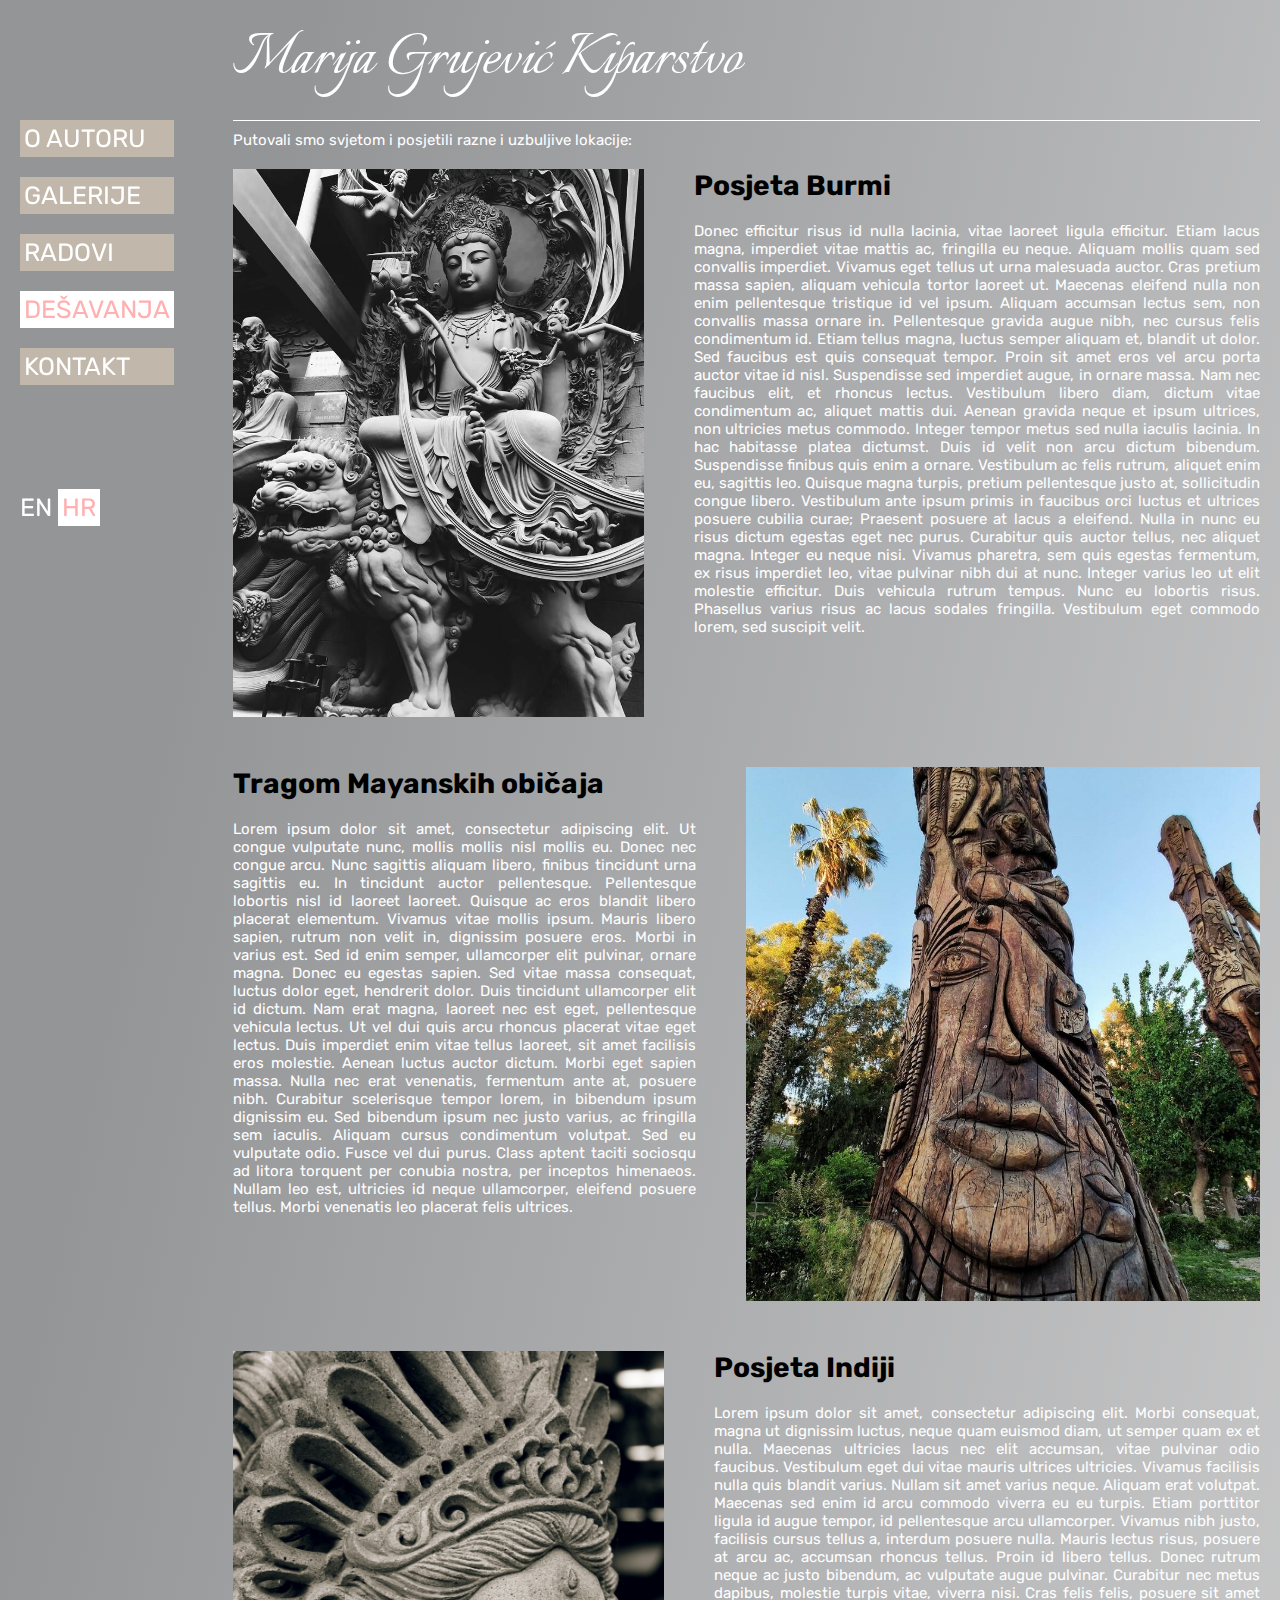
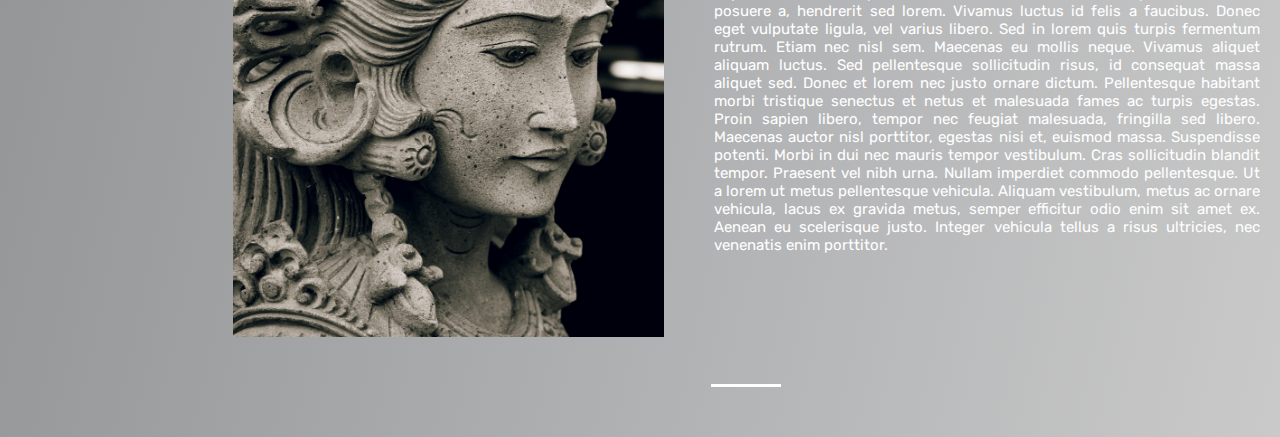
<file: desavanja/index.html>
<!DOCTYPE html>

<html lang="en">
  <head>
    <meta charset="UTF-8" />
    <meta name="viewport" content="width=device-width, initial-scale=1.0" />
    <meta
      name="keywords"
      content="kiparstvo, klesarstvo, glina, kamen, kip, statua, skulptura, art, umjetnost"
    />
    <meta
      name="description"
      content="Marija Grujević jedna je od najpoznatijih hrvatskih kiparica, čija su djela obišla galerije diljem Europe, te redefinirala kiparstvo 21. stoljeća"
    />
    <link rel="stylesheet" href="../shared.css" />
    <link rel="stylesheet" href="happenings.css" />
    <link rel="shortcut icon" href="../images/favicon.ico" />
    <script src="../script.js" defer></script>
    <title>Dešavanja | Marija Grujević Kiparstvo</title>
  </head>

  <body class="body-other-pages">
    <div class="container">
      <div class="nav-lan-container">
        <h1 class="mara-name__logo">
          <a href="../index.html" class="mara-name__logo-link">MGK</a>
        </h1>
        <nav class="navbar">
          <ul class="navbar-list">
            <li class="navbar-list-item i-2">
              <a class="nav-links" href="../o-autoru/index.html">o autoru</a>
            </li>
            <li class="navbar-list-item i-3">
              <a class="nav-links" href="../galerije/index.html">galerije</a>
            </li>
            <li class="navbar-list-item i-4">
              <a class="nav-links" href="../radovi/index.html">radovi</a>
            </li>
            <li class="navbar-list-item i-1">
              <a class="nav-links l-1">dešavanja</a>
            </li>
            <li class="navbar-list-item i-5">
              <a class="nav-links" href="../kontakt/index.html">kontakt</a>
            </li>
          </ul>
        </nav>
        <div class="lan-choice">
          <a class="en-j-all">EN</a>
          <a class="hr-j-all">HR</a>
        </div>
      </div>
      <div class="main-container desavanja">
        <header class="mara-name">
          <h1 class="mara-name__logo-medium-devices">
            <a href="../index.html" class="mara-name__logo-link">MGK</a>
          </h1>
          <h1 class="mara-name__h1">
            <a href="../index.html" class="mara-name__link"
              >Marija Grujević Kiparstvo</a
            >
          </h1>
        </header>
        <div class="menu-btn">
          <div class="menu-btn__burger-top"></div>
          <div class="menu-btn__burger-bottom"></div>
          <div class="menu-btn__text">Menu</div>
        </div>

        <div class="nav-overlay-container">
          <nav class="nav-overlay-container__navbar">
            <ul class="nav-overlay-container__navbar-list">
              <li class="nav-overlay-container__navbar-list-item i-1">
                <a
                  class="nav-overlay-container__nav-links"
                  href="../o-autoru/index.html"
                  >o autoru</a
                >
              </li>
              <li class="nav-overlay-container__navbar-list-item i-2">
                <a
                  class="nav-overlay-container__nav-links"
                  href="../galerije/index.html"
                  >galerije</a
                >
              </li>
              <li class="nav-overlay-container__navbar-list-item i-3">
                <a
                  class="nav-overlay-container__nav-links"
                  href="../radovi/index.html"
                  >radovi</a
                >
              </li>
              <li class="nav-overlay-container__navbar-list-item i-4">
                <a class="nav-overlay-container__nav-links l-1" href="#"
                  >dešavanja</a
                >
              </li>
              <li class="nav-overlay-container__navbar-list-item i-5">
                <a
                  class="nav-overlay-container__nav-links"
                  href="../kontakt/index.html"
                  >kontakt</a
                >
              </li>
            </ul>
            <div class="nav-overlay-container__lan-choice">
              <a class="nav-overlay-container__en-j-all">EN</a>
              <a class="nav-overlay-container__hr-j-all">HR</a>
            </div>
          </nav>
        </div>

        <div class="about">
          <p class="about-galleries-text">
            Putovali smo svjetom i posjetili razne i uzbuljive lokacije:
          </p>
          <div class="happenings-container">
            <div class="happenings-container__single-happenings-container">
              <h5 class="happenings-title hidden-title">Posjeta Burmi</h5>
              <figure class="happenings-image-container con1">
                <img
                  src="../images/gautama-buddha-statue.jpg"
                  alt="Buddha statue"
                  class="happenings-image"
                />
              </figure>
              <div class="happenings-description-container desc1">
                <h5 class="happenings-title">Posjeta Burmi</h5>
                <p class="happenings-description">
                  Donec efficitur risus id nulla lacinia, vitae laoreet ligula
                  efficitur. Etiam lacus magna, imperdiet vitae mattis ac,
                  fringilla eu neque. Aliquam mollis quam sed convallis
                  imperdiet. Vivamus eget tellus ut urna malesuada auctor. Cras
                  pretium massa sapien, aliquam vehicula tortor laoreet ut.
                  Maecenas eleifend nulla non enim pellentesque tristique id vel
                  ipsum. Aliquam accumsan lectus sem, non convallis massa ornare
                  in. Pellentesque gravida augue nibh, nec cursus felis
                  condimentum id. Etiam tellus magna, luctus semper aliquam et,
                  blandit ut dolor. Sed faucibus est quis consequat tempor.
                  Proin sit amet eros vel arcu porta auctor vitae id nisl.
                  Suspendisse sed imperdiet augue, in ornare massa. Nam nec
                  faucibus elit, et rhoncus lectus. Vestibulum libero diam,
                  dictum vitae condimentum ac, aliquet mattis dui. Aenean
                  gravida neque et ipsum ultrices, non ultricies metus commodo.
                  Integer tempor metus sed nulla iaculis lacinia. In hac
                  habitasse platea dictumst. Duis id velit non arcu dictum
                  bibendum. Suspendisse finibus quis enim a ornare. Vestibulum
                  ac felis rutrum, aliquet enim eu, sagittis leo. Quisque magna
                  turpis, pretium pellentesque justo at, sollicitudin congue
                  libero. Vestibulum ante ipsum primis in faucibus orci luctus
                  et ultrices posuere cubilia curae; Praesent posuere at lacus a
                  eleifend. Nulla in nunc eu risus dictum egestas eget nec
                  purus. Curabitur quis auctor tellus, nec aliquet magna.
                  Integer eu neque nisi. Vivamus pharetra, sem quis egestas
                  fermentum, ex risus imperdiet leo, vitae pulvinar nibh dui at
                  nunc. Integer varius leo ut elit molestie efficitur. Duis
                  vehicula rutrum tempus. Nunc eu lobortis risus. Phasellus
                  varius risus ac lacus sodales fringilla. Vestibulum eget
                  commodo lorem, sed suscipit velit.
                </p>
              </div>
            </div>

            <div class="happenings-container__single-happenings-container">
              <h5 class="happenings-title hidden-title">
                Tragom Mayanskih običaja
              </h5>
              <figure class="happenings-image-container con2">
                <img
                  src="../images/drvenaC.jpg"
                  alt="Izrezbareno drvo"
                  class="happenings-image"
                />
              </figure>
              <div class="happenings-description-container desc2">
                <h5 class="happenings-title">Tragom Mayanskih običaja</h5>
                <p class="happenings-description">
                  Lorem ipsum dolor sit amet, consectetur adipiscing elit. Ut
                  congue vulputate nunc, mollis mollis nisl mollis eu. Donec nec
                  congue arcu. Nunc sagittis aliquam libero, finibus tincidunt
                  urna sagittis eu. In tincidunt auctor pellentesque.
                  Pellentesque lobortis nisl id laoreet laoreet. Quisque ac eros
                  blandit libero placerat elementum. Vivamus vitae mollis ipsum.
                  Mauris libero sapien, rutrum non velit in, dignissim posuere
                  eros. Morbi in varius est. Sed id enim semper, ullamcorper
                  elit pulvinar, ornare magna. Donec eu egestas sapien. Sed
                  vitae massa consequat, luctus dolor eget, hendrerit dolor.
                  Duis tincidunt ullamcorper elit id dictum. Nam erat magna,
                  laoreet nec est eget, pellentesque vehicula lectus. Ut vel dui
                  quis arcu rhoncus placerat vitae eget lectus. Duis imperdiet
                  enim vitae tellus laoreet, sit amet facilisis eros molestie.
                  Aenean luctus auctor dictum. Morbi eget sapien massa. Nulla
                  nec erat venenatis, fermentum ante at, posuere nibh. Curabitur
                  scelerisque tempor lorem, in bibendum ipsum dignissim eu. Sed
                  bibendum ipsum nec justo varius, ac fringilla sem iaculis.
                  Aliquam cursus condimentum volutpat. Sed eu vulputate odio.
                  Fusce vel dui purus. Class aptent taciti sociosqu ad litora
                  torquent per conubia nostra, per inceptos himenaeos. Nullam
                  leo est, ultricies id neque ullamcorper, eleifend posuere
                  tellus. Morbi venenatis leo placerat felis ultrices.
                </p>
              </div>
            </div>

            <div class="happenings-container__single-happenings-container">
              <h5 class="happenings-title hidden-title">Posjeta Indiji</h5>
              <figure class="happenings-image-container con3">
                <img
                  src="../images/lijepa-zenaC.jpg"
                  alt="Shivina squaw"
                  class="happenings-image"
                />
              </figure>
              <div class="happenings-description-container desc3">
                <h5 class="happenings-title">Posjeta Indiji</h5>
                <p class="happenings-description">
                  Lorem ipsum dolor sit amet, consectetur adipiscing elit. Morbi
                  consequat, magna ut dignissim luctus, neque quam euismod diam,
                  ut semper quam ex et nulla. Maecenas ultricies lacus nec elit
                  accumsan, vitae pulvinar odio faucibus. Vestibulum eget dui
                  vitae mauris ultrices ultricies. Vivamus facilisis nulla quis
                  blandit varius. Nullam sit amet varius neque. Aliquam erat
                  volutpat. Maecenas sed enim id arcu commodo viverra eu eu
                  turpis. Etiam porttitor ligula id augue tempor, id
                  pellentesque arcu ullamcorper. Vivamus nibh justo, facilisis
                  cursus tellus a, interdum posuere nulla. Mauris lectus risus,
                  posuere at arcu ac, accumsan rhoncus tellus. Proin id libero
                  tellus. Donec rutrum neque ac justo bibendum, ac vulputate
                  augue pulvinar. Curabitur nec metus dapibus, molestie turpis
                  vitae, viverra nisi. Cras felis felis, posuere sit amet
                  posuere a, hendrerit sed lorem. Vivamus luctus id felis a
                  faucibus. Donec eget vulputate ligula, vel varius libero. Sed
                  in lorem quis turpis fermentum rutrum. Etiam nec nisl sem.
                  Maecenas eu mollis neque. Vivamus aliquet aliquam luctus. Sed
                  pellentesque sollicitudin risus, id consequat massa aliquet
                  sed. Donec et lorem nec justo ornare dictum. Pellentesque
                  habitant morbi tristique senectus et netus et malesuada fames
                  ac turpis egestas. Proin sapien libero, tempor nec feugiat
                  malesuada, fringilla sed libero. Maecenas auctor nisl
                  porttitor, egestas nisi et, euismod massa. Suspendisse
                  potenti. Morbi in dui nec mauris tempor vestibulum. Cras
                  sollicitudin blandit tempor. Praesent vel nibh urna. Nullam
                  imperdiet commodo pellentesque. Ut a lorem ut metus
                  pellentesque vehicula. Aliquam vestibulum, metus ac ornare
                  vehicula, lacus ex gravida metus, semper efficitur odio enim
                  sit amet ex. Aenean eu scelerisque justo. Integer vehicula
                  tellus a risus ultricies, nec venenatis enim porttitor.
                </p>
              </div>
            </div>

            <div class="cistac"></div>
          </div>
        </div>
      </div>
    </div>
  </body>
</html>
</file>
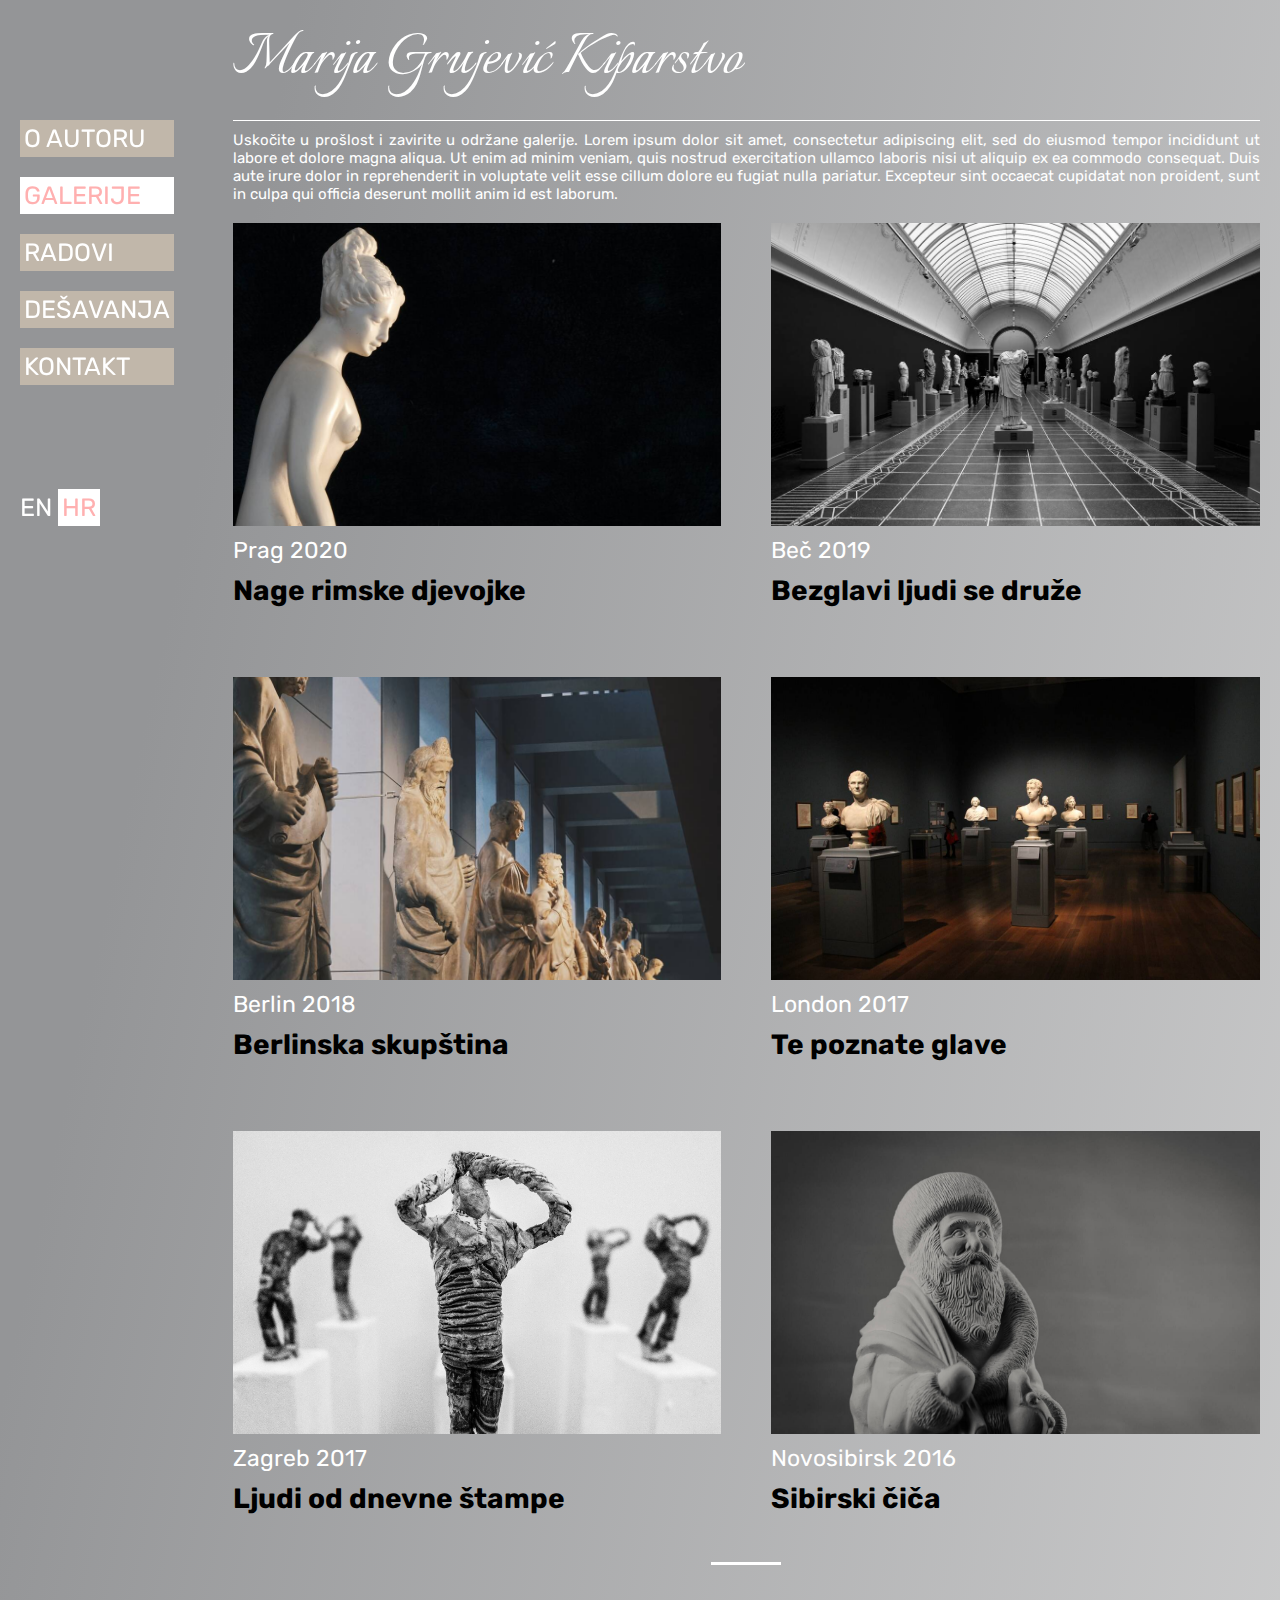
<file: galerije/index.html>
<!DOCTYPE html>

<html lang="en">
  <head>
    <meta charset="UTF-8" />
    <meta name="viewport" content="width=device-width, initial-scale=1.0" />
    <meta
      name="keywords"
      content="kiparstvo, klesarstvo, glina, kamen, kip, statua, skulptura, art, umjetnost"
    />
    <meta
      name="description"
      content="Marija Grujević jedna je od najpoznatijih hrvatskih kiparica, čija su djela obišla galerije diljem Europe, te redefinirala kiparstvo 21. stoljeća"
    />
    <link rel="stylesheet" href="../shared.css" />
    <link rel="stylesheet" href="gallery.css" />
    <link rel="shortcut icon" href="../images/favicon.ico" />
    <script src="../script.js" defer></script>
    <title>Galerije | Marija Grujević Kiparstvo</title>
  </head>

  <body class="body-other-pages">
    <div class="container">
      <div class="nav-lan-container">
        <h1 class="mara-name__logo">
          <a href="../index.html" class="mara-name__logo-link">MGK</a>
        </h1>
        <nav class="navbar">
          <ul class="navbar-list">
            <li class="navbar-list-item i-2">
              <a class="nav-links" href="../o-autoru/index.html">o autoru</a>
            </li>
            <li class="navbar-list-item i-1">
              <a class="nav-links l-1">galerije</a>
            </li>
            <li class="navbar-list-item i-3">
              <a class="nav-links" href="../radovi/index.html">radovi</a>
            </li>
            <li class="navbar-list-item i-4">
              <a class="nav-links" href="../desavanja/index.html">dešavanja</a>
            </li>
            <li class="navbar-list-item i-5">
              <a class="nav-links" href="../kontakt/index.html">kontakt</a>
            </li>
          </ul>
        </nav>
        <div class="lan-choice">
          <a class="en-j-all">EN</a>
          <a class="hr-j-all">HR</a>
        </div>
      </div>

      <div class="main-container">
        <header class="mara-name">
          <h1 class="mara-name__logo-medium-devices">
            <a href="../index.html" class="mara-name__logo-link">MGK</a>
          </h1>
          <h1 class="mara-name__h1">
            <a href="../index.html" class="mara-name__link"
              >Marija Grujević Kiparstvo</a
            >
          </h1>
        </header>
        <div class="menu-btn">
          <div class="menu-btn__burger-top"></div>
          <div class="menu-btn__burger-bottom"></div>
          <div class="menu-btn__text">Menu</div>
        </div>
        <div class="nav-overlay-container">
          <nav class="nav-overlay-container__navbar">
            <ul class="nav-overlay-container__navbar-list">
              <li class="nav-overlay-container__navbar-list-item i-1">
                <a
                  class="nav-overlay-container__nav-links"
                  href="../o-autoru/index.html"
                  >o autoru</a
                >
              </li>
              <li class="nav-overlay-container__navbar-list-item i-2">
                <a class="nav-overlay-container__nav-links l-1" href="#"
                  >galerije</a
                >
              </li>
              <li class="nav-overlay-container__navbar-list-item i-3">
                <a
                  class="nav-overlay-container__nav-links"
                  href="../radovi/index.html"
                  >radovi</a
                >
              </li>
              <li class="nav-overlay-container__navbar-list-item i-4">
                <a
                  class="nav-overlay-container__nav-links"
                  href="../desavanja/index.html"
                  >dešavanja</a
                >
              </li>
              <li class="nav-overlay-container__navbar-list-item i-5">
                <a
                  class="nav-overlay-container__nav-links"
                  href="../kontakt/index.html"
                  >kontakt</a
                >
              </li>
            </ul>
            <div class="nav-overlay-container__lan-choice">
              <a class="nav-overlay-container__en-j-all">EN</a>
              <a class="nav-overlay-container__hr-j-all">HR</a>
            </div>
          </nav>
        </div>
        <div class="about">
          <p class="about-galleries-text">
            Uskočite u prošlost i zavirite u održane galerije. Lorem ipsum dolor
            sit amet, consectetur adipiscing elit, sed do eiusmod tempor
            incididunt ut labore et dolore magna aliqua. Ut enim ad minim
            veniam, quis nostrud exercitation ullamco laboris nisi ut aliquip ex
            ea commodo consequat. Duis aute irure dolor in reprehenderit in
            voluptate velit esse cillum dolore eu fugiat nulla pariatur.
            Excepteur sint occaecat cupidatat non proident, sunt in culpa qui
            officia deserunt mollit anim id est laborum.
          </p>
          <div class="galleries-container">
            <a class="gallery-link" href="#">
              <figure class="figure-cont">
                <image
                  class="gallery-img"
                  alt="Prag 2020"
                  src="../images/izlozba-4.jpg"
                ></image>
                <!-- <p class="hover-text">
                                  Ovo je text na hover efektu koji bi trebao ukratko opisati galeriju na kojoj se nalazi kursor.
                              </p> -->
              </figure>
              <div class="gallery-place">Prag 2020</div>
              <h5 class="gallery-title">Nage rimske djevojke</h5>
            </a>
            <a class="gallery-link" href="#">
              <figure class="figure-cont">
                <image
                  class="gallery-img"
                  alt="Beč 2019"
                  src="../images/izlozba-1.jpg"
                ></image>
              </figure>
              <div class="gallery-place">Beč 2019</div>
              <h5 class="gallery-title">Bezglavi ljudi se druže</h5>
            </a>
            <a class="gallery-link" href="#">
              <figure class="figure-cont">
                <image
                  class="gallery-img"
                  alt="Berlin 2018"
                  src="../images/izlozba-2.jpg"
                ></image>
              </figure>
              <div class="gallery-place">Berlin 2018</div>
              <h5 class="gallery-title">Berlinska skupština</h5>
            </a>
            <a class="gallery-link" href="#">
              <figure class="figure-cont">
                <image
                  class="gallery-img"
                  alt="Slika prve izložbe"
                  src="../images/izlozba-3.jpg"
                ></image>
              </figure>
              <div class="gallery-place">London 2017</div>
              <h5 class="gallery-title">Te poznate glave</h5>
            </a>
            <a class="gallery-link" href="#">
              <figure class="figure-cont">
                <image
                  class="gallery-img"
                  alt="Ljudi od dnevne štampe"
                  src="../images/ljudi-od-dnevne-stampe.jpg"
                ></image>
              </figure>
              <div class="gallery-place">Zagreb 2017</div>
              <h5 class="gallery-title">Ljudi od dnevne štampe</h5>
            </a>
            <a class="gallery-link" href="#">
              <figure class="figure-cont">
                <image
                  class="gallery-img"
                  alt="Sibirski čiča"
                  src="../images/sibirski-cica.jpg"
                ></image>
              </figure>
              <div class="gallery-place">Novosibirsk 2016</div>
              <h5 class="gallery-title">Sibirski čiča</h5>
            </a>
          </div>
        </div>
      </div>
    </div>
  </body>
</html>
</file>
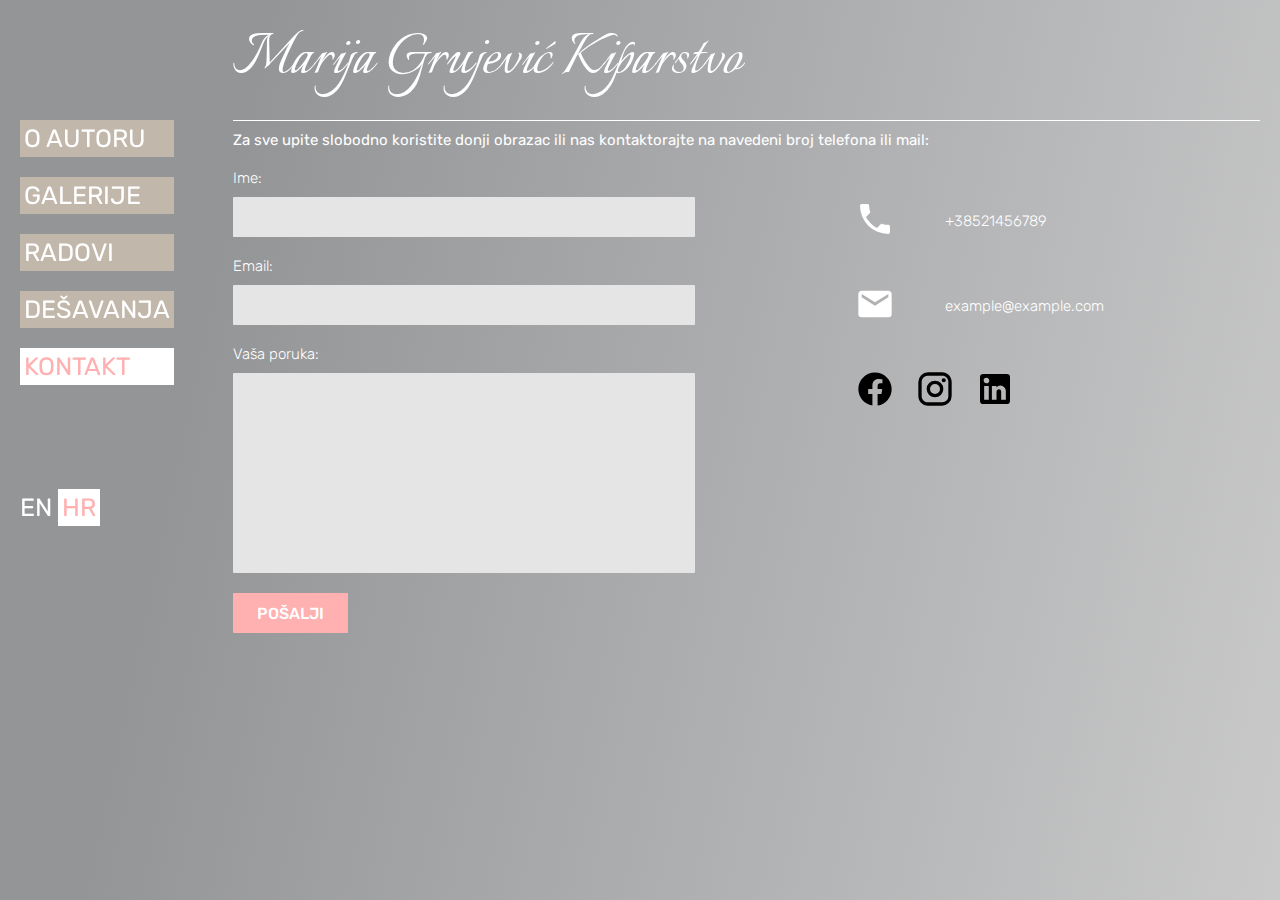
<file: kontakt/index.html>
<!DOCTYPE html>

<html lang="en">
  <head>
    <meta charset="UTF-8" />
    <meta name="viewport" content="width=device-width, initial-scale=1.0" />
    <meta
      name="keywords"
      content="kiparstvo, klesarstvo, glina, kamen, kip, statua, skulptura, art, umjetnost"
    />
    <meta
      name="description"
      content="Marija Grujević jedna je od najpoznatijih hrvatskih kiparica, čija su djela obišla galerije diljem Europe, te redefinirala kiparstvo 21. stoljeća"
    />
    <link rel="stylesheet" href="../shared.css" />
    <link rel="stylesheet" href="contact.css" />
    <link rel="shortcut icon" href="../images/favicon.ico" />
    <script src="../script.js" defer></script>
    <title>Kontakt | Marija Grujević Kiparstvo</title>
  </head>

  <body class="body-other-pages">
    <div class="container">
      <div class="nav-lan-container">
        <h1 class="mara-name__logo">
          <a href="../index.html" class="mara-name__logo-link">MGK</a>
        </h1>
        <nav class="navbar">
          <ul class="navbar-list">
            <li class="navbar-list-item i-2">
              <a class="nav-links" href="../o-autoru/index.html">o autoru</a>
            </li>
            <li class="navbar-list-item i-3">
              <a class="nav-links" href="../galerije/index.html">galerije</a>
            </li>
            <li class="navbar-list-item i-4">
              <a class="nav-links" href="../radovi/index.html">radovi</a>
            </li>
            <li class="navbar-list-item i-5">
              <a class="nav-links" href="../desavanja/index.html">dešavanja</a>
            </li>
            <li class="navbar-list-item i-1">
              <a class="nav-links l-1">kontakt</a>
            </li>
          </ul>
        </nav>
        <div class="lan-choice">
          <a class="en-j-all">EN</a>
          <a class="hr-j-all">HR</a>
        </div>
      </div>
      <div class="main-container cnt-con">
        <header class="mara-name">
          <h1 class="mara-name__logo-medium-devices">
            <a href="../index.html" class="mara-name__logo-link">MGK</a>
          </h1>
          <h1 class="mara-name__h1">
            <a href="../index.html" class="mara-name__link"
              >Marija Grujević Kiparstvo</a
            >
          </h1>
        </header>

        <div class="menu-btn">
          <div class="menu-btn__burger-top"></div>
          <div class="menu-btn__burger-bottom"></div>
          <div class="menu-btn__text">Menu</div>
        </div>

        <div class="nav-overlay-container">
          <nav class="nav-overlay-container__navbar">
            <ul class="nav-overlay-container__navbar-list">
              <li class="nav-overlay-container__navbar-list-item i-1">
                <a
                  class="nav-overlay-container__nav-links"
                  href="../o-autoru/index.html"
                  >o autoru</a
                >
              </li>
              <li class="nav-overlay-container__navbar-list-item i-2">
                <a
                  class="nav-overlay-container__nav-links"
                  href="../galerije/index.html"
                  >galerije</a
                >
              </li>
              <li class="nav-overlay-container__navbar-list-item i-3">
                <a
                  class="nav-overlay-container__nav-links"
                  href="../radovi/index.html"
                  >radovi</a
                >
              </li>
              <li class="nav-overlay-container__navbar-list-item i-4">
                <a
                  class="nav-overlay-container__nav-links"
                  href="../desavanja/index.html"
                  >dešavanja</a
                >
              </li>
              <li class="nav-overlay-container__navbar-list-item i-5">
                <a class="nav-overlay-container__nav-links l-1" href="#"
                  >kontakt</a
                >
              </li>
            </ul>
            <div class="nav-overlay-container__lan-choice">
              <a class="nav-overlay-container__en-j-all">EN</a>
              <a class="nav-overlay-container__hr-j-all">HR</a>
            </div>
          </nav>
        </div>

        <div class="about ctn">
          <p class="about-galleries-text">
            Za sve upite slobodno koristite donji obrazac ili nas kontaktorajte
            na navedeni broj telefona ili mail:
          </p>

          <div class="contact-container">
            <form action="#" method="POST" class="form-container">
              <div class="input-group">
                <label for="name">Ime:</label>
                <input type="text" id="name" required="required" />
              </div>
              <div class="input-group">
                <label for="email">Email:</label>
                <input type="email" id="email" required="required" />
              </div>
              <div class="input-group textarea">
                <label for="message">Vaša poruka:</label>
                <textarea id="message" required="required"></textarea>
              </div>
              <button type="submit" class="submit-btn">Pošalji</button>
            </form>

            <div class="contact-details-container">
              <div class="phone-info">
                <!-- <img src="../icons/phone.svg" alt="Phone icon" class="phone-icon"> -->
                <div class="phone-icon">
                  <svg style="width: 40px; height: 40px" viewBox="0 0 24 24">
                    <path
                      fill="currentColor"
                      d="M6.62,10.79C8.06,13.62 10.38,15.94 13.21,17.38L15.41,15.18C15.69,14.9 16.08,14.82 16.43,14.93C17.55,15.3 18.75,15.5 20,15.5A1,1 0 0,1 21,16.5V20A1,1 0 0,1 20,21A17,17 0 0,1 3,4A1,1 0 0,1 4,3H7.5A1,1 0 0,1 8.5,4C8.5,5.25 8.7,6.45 9.07,7.57C9.18,7.92 9.1,8.31 8.82,8.59L6.62,10.79Z"
                    />
                  </svg>
                </div>
                <div class="phone-number">+38521456789</div>
              </div>
              <div class="email-info">
                <!-- <img src="../icons/email.svg" alt="Email icon" class="email-icon"> -->
                <div class="email-icon">
                  <svg style="width: 40px; height: 40px" viewBox="0 0 24 24">
                    <path
                      fill="currentColor"
                      d="M20,8L12,13L4,8V6L12,11L20,6M20,4H4C2.89,4 2,4.89 2,6V18A2,2 0 0,0 4,20H20A2,2 0 0,0 22,18V6C22,4.89 21.1,4 20,4Z"
                    />
                  </svg>
                </div>
                <div class="email-text">example@example.com</div>
              </div>
              <div class="social-icons">
                <!-- <img src="../icons/facebook.svg" alt="Facebook icon" class="social-icon">
                            <img src="../icons/instagram.svg" alt="Instagram icon" class="social-icon">
                            <img src="../icons/linkedin.svg" alt="Linkedin icon" class="social-icon"> -->
                <div class="social-icon">
                  <a
                    href="https://www.facebook.com/sabbra.cadabra.92/"
                    class="mare-face"
                  >
                    <svg style="width: 40px; height: 40px" viewBox="0 0 24 24">
                      <path
                        fill="currentColor"
                        d="M12 2.04C6.5 2.04 2 6.53 2 12.06C2 17.06 5.66 21.21 10.44 21.96V14.96H7.9V12.06H10.44V9.85C10.44 7.34 11.93 5.96 14.22 5.96C15.31 5.96 16.45 6.15 16.45 6.15V8.62H15.19C13.95 8.62 13.56 9.39 13.56 10.18V12.06H16.34L15.89 14.96H13.56V21.96A10 10 0 0 0 22 12.06C22 6.53 17.5 2.04 12 2.04Z"
                      />
                    </svg>
                  </a>
                </div>
                <div class="social-icon">
                  <svg style="width: 40px; height: 40px" viewBox="0 0 24 24">
                    <path
                      fill="currentColor"
                      d="M7.8,2H16.2C19.4,2 22,4.6 22,7.8V16.2A5.8,5.8 0 0,1 16.2,22H7.8C4.6,22 2,19.4 2,16.2V7.8A5.8,5.8 0 0,1 7.8,2M7.6,4A3.6,3.6 0 0,0 4,7.6V16.4C4,18.39 5.61,20 7.6,20H16.4A3.6,3.6 0 0,0 20,16.4V7.6C20,5.61 18.39,4 16.4,4H7.6M17.25,5.5A1.25,1.25 0 0,1 18.5,6.75A1.25,1.25 0 0,1 17.25,8A1.25,1.25 0 0,1 16,6.75A1.25,1.25 0 0,1 17.25,5.5M12,7A5,5 0 0,1 17,12A5,5 0 0,1 12,17A5,5 0 0,1 7,12A5,5 0 0,1 12,7M12,9A3,3 0 0,0 9,12A3,3 0 0,0 12,15A3,3 0 0,0 15,12A3,3 0 0,0 12,9Z"
                    />
                  </svg>
                </div>
                <div class="social-icon">
                  <svg style="width: 40px; height: 40px" viewBox="0 0 24 24">
                    <path
                      fill="currentColor"
                      d="M19 3A2 2 0 0 1 21 5V19A2 2 0 0 1 19 21H5A2 2 0 0 1 3 19V5A2 2 0 0 1 5 3H19M18.5 18.5V13.2A3.26 3.26 0 0 0 15.24 9.94C14.39 9.94 13.4 10.46 12.92 11.24V10.13H10.13V18.5H12.92V13.57C12.92 12.8 13.54 12.17 14.31 12.17A1.4 1.4 0 0 1 15.71 13.57V18.5H18.5M6.88 8.56A1.68 1.68 0 0 0 8.56 6.88C8.56 5.95 7.81 5.19 6.88 5.19A1.69 1.69 0 0 0 5.19 6.88C5.19 7.81 5.95 8.56 6.88 8.56M8.27 18.5V10.13H5.5V18.5H8.27Z"
                    />
                  </svg>
                </div>
              </div>
            </div>
          </div>
        </div>
      </div>
    </div>
  </body>
</html>
</file>
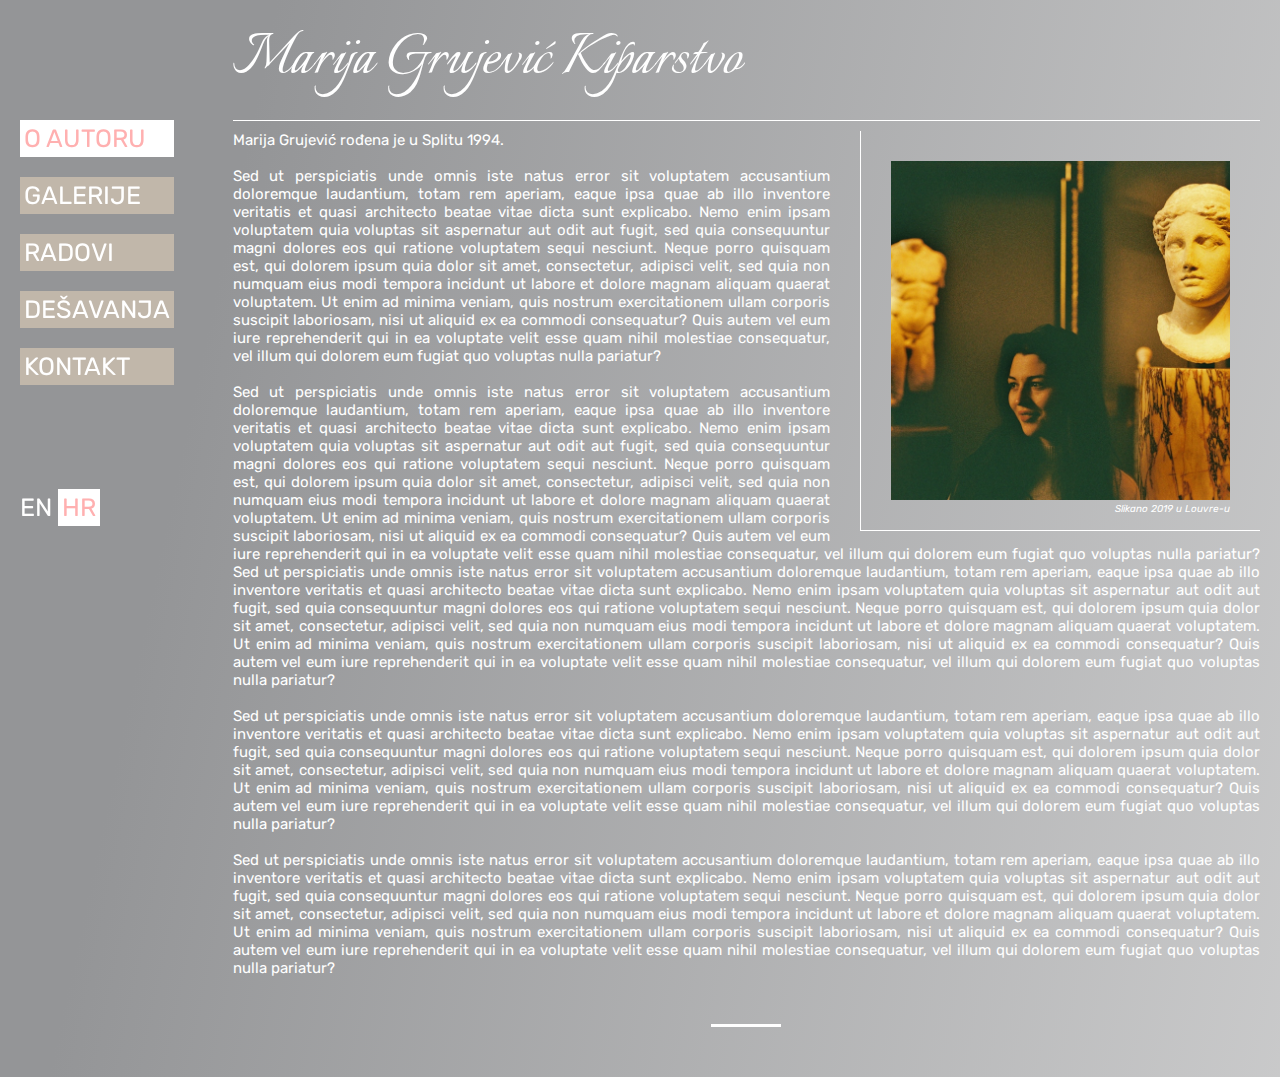
<file: o-autoru/index.html>
<!DOCTYPE html>

<html lang="en">
  <head>
    <meta charset="UTF-8" />
    <meta name="viewport" content="width=device-width, initial-scale=1.0" />
    <meta
      name="keywords"
      content="kiparstvo, klesarstvo, glina, kamen, kip, statua, skulptura, art, umjetnost"
    />
    <meta
      name="description"
      content="Marija Grujević jedna je od najpoznatijih hrvatskih kiparica, čija su djela obišla galerije diljem Europe, te redefinirala kiparstvo 21. stoljeća"
    />
    <link rel="stylesheet" href="../shared.css" />
    <link rel="shortcut icon" href="../images/favicon.ico" />
    <script src="../script.js" defer></script>
    <title>O autoru | Marija Grujević Kiparstvo</title>
  </head>

  <body class="body-other-pages">
    <div class="container">
      <div class="nav-lan-container">
        <h1 class="mara-name__logo">
          <a href="../index.html" class="mara-name__logo-link">MGK</a>
        </h1>
        <nav class="navbar">
          <ul class="navbar-list">
            <li class="navbar-list-item i-1">
              <a class="nav-links l-1">o autoru</a>
            </li>
            <li class="navbar-list-item i-2">
              <a class="nav-links" href="../galerije/index.html">galerije</a>
            </li>
            <li class="navbar-list-item i-3">
              <a class="nav-links" href="../radovi/index.html">radovi</a>
            </li>
            <li class="navbar-list-item i-4">
              <a class="nav-links" href="../desavanja/index.html">dešavanja</a>
            </li>
            <li class="navbar-list-item i-5">
              <a class="nav-links" href="../kontakt/index.html">kontakt</a>
            </li>
          </ul>
        </nav>
        <div class="lan-choice">
          <a class="en-j-all">EN</a>
          <a class="hr-j-all">HR</a>
        </div>
      </div>

      <div class="main-container">
        <header class="mara-name">
          <h1 class="mara-name__logo-medium-devices">
            <a href="../index.html" class="mara-name__logo-link">MGK</a>
          </h1>
          <h1 class="mara-name__h1">
            <a href="../index.html" class="mara-name__link"
              >Marija Grujević Kiparstvo</a
            >
          </h1>
        </header>
        <div class="menu-btn">
          <div class="menu-btn__burger-top"></div>
          <div class="menu-btn__burger-bottom"></div>
          <div class="menu-btn__text">Menu</div>
        </div>
        <!-- Ubačeno ode da mogu namistiti height na landscape na mobitelima -->
        <div class="nav-overlay-container">
          <nav class="nav-overlay-container__navbar">
            <ul class="nav-overlay-container__navbar-list">
              <li class="nav-overlay-container__navbar-list-item i-1">
                <a class="nav-overlay-container__nav-links l-1">o autoru</a>
              </li>
              <li class="nav-overlay-container__navbar-list-item i-2">
                <a
                  class="nav-overlay-container__nav-links"
                  href="../galerije/index.html"
                  >galerije</a
                >
              </li>
              <li class="nav-overlay-container__navbar-list-item i-3">
                <a
                  class="nav-overlay-container__nav-links"
                  href="../radovi/index.html"
                  >radovi</a
                >
              </li>
              <li class="nav-overlay-container__navbar-list-item i-4">
                <a
                  class="nav-overlay-container__nav-links"
                  href="../desavanja/index.html"
                  >dešavanja</a
                >
              </li>
              <li class="nav-overlay-container__navbar-list-item i-5">
                <a
                  class="nav-overlay-container__nav-links"
                  href="../kontakt/index.html"
                  >kontakt</a
                >
              </li>
            </ul>
            <div class="nav-overlay-container__lan-choice">
              <a class="nav-overlay-container__en-j-all">EN</a>
              <a class="nav-overlay-container__hr-j-all">HR</a>
            </div>
          </nav>
        </div>
        <div class="about">
          <figure class="mare-image-container">
            <image
              class="mare-image"
              alt="Marina slika"
              src="../images/mara-kiparica.jpg"
            ></image>
            <figcaption class="mare-image-figcaption">
              Slikano 2019 u Louvre-u
            </figcaption>
          </figure>
          <p class="about__text">
            Marija Grujević rođena je u Splitu 1994.<br /><br />
            Sed ut perspiciatis unde omnis iste natus error sit voluptatem
            accusantium doloremque laudantium, totam rem aperiam, eaque ipsa
            quae ab illo inventore veritatis et quasi architecto beatae vitae
            dicta sunt explicabo. Nemo enim ipsam voluptatem quia voluptas sit
            aspernatur aut odit aut fugit, sed quia consequuntur magni dolores
            eos qui ratione voluptatem sequi nesciunt. Neque porro quisquam est,
            qui dolorem ipsum quia dolor sit amet, consectetur, adipisci velit,
            sed quia non numquam eius modi tempora incidunt ut labore et dolore
            magnam aliquam quaerat voluptatem. Ut enim ad minima veniam, quis
            nostrum exercitationem ullam corporis suscipit laboriosam, nisi ut
            aliquid ex ea commodi consequatur? Quis autem vel eum iure
            reprehenderit qui in ea voluptate velit esse quam nihil molestiae
            consequatur, vel illum qui dolorem eum fugiat quo voluptas nulla
            pariatur?<br /><br />

            Sed ut perspiciatis unde omnis iste natus error sit voluptatem
            accusantium doloremque laudantium, totam rem aperiam, eaque ipsa
            quae ab illo inventore veritatis et quasi architecto beatae vitae
            dicta sunt explicabo. Nemo enim ipsam voluptatem quia voluptas sit
            aspernatur aut odit aut fugit, sed quia consequuntur magni dolores
            eos qui ratione voluptatem sequi nesciunt. Neque porro quisquam est,
            qui dolorem ipsum quia dolor sit amet, consectetur, adipisci velit,
            sed quia non numquam eius modi tempora incidunt ut labore et dolore
            magnam aliquam quaerat voluptatem. Ut enim ad minima veniam, quis
            nostrum exercitationem ullam corporis suscipit laboriosam, nisi ut
            aliquid ex ea commodi consequatur? Quis autem vel eum iure
            reprehenderit qui in ea voluptate velit esse quam nihil molestiae
            consequatur, vel illum qui dolorem eum fugiat quo voluptas nulla
            pariatur? Sed ut perspiciatis unde omnis iste natus error sit
            voluptatem accusantium doloremque laudantium, totam rem aperiam,
            eaque ipsa quae ab illo inventore veritatis et quasi architecto
            beatae vitae dicta sunt explicabo. Nemo enim ipsam voluptatem quia
            voluptas sit aspernatur aut odit aut fugit, sed quia consequuntur
            magni dolores eos qui ratione voluptatem sequi nesciunt. Neque porro
            quisquam est, qui dolorem ipsum quia dolor sit amet, consectetur,
            adipisci velit, sed quia non numquam eius modi tempora incidunt ut
            labore et dolore magnam aliquam quaerat voluptatem. Ut enim ad
            minima veniam, quis nostrum exercitationem ullam corporis suscipit
            laboriosam, nisi ut aliquid ex ea commodi consequatur? Quis autem
            vel eum iure reprehenderit qui in ea voluptate velit esse quam nihil
            molestiae consequatur, vel illum qui dolorem eum fugiat quo voluptas
            nulla pariatur?<br /><br />

            Sed ut perspiciatis unde omnis iste natus error sit voluptatem
            accusantium doloremque laudantium, totam rem aperiam, eaque ipsa
            quae ab illo inventore veritatis et quasi architecto beatae vitae
            dicta sunt explicabo. Nemo enim ipsam voluptatem quia voluptas sit
            aspernatur aut odit aut fugit, sed quia consequuntur magni dolores
            eos qui ratione voluptatem sequi nesciunt. Neque porro quisquam est,
            qui dolorem ipsum quia dolor sit amet, consectetur, adipisci velit,
            sed quia non numquam eius modi tempora incidunt ut labore et dolore
            magnam aliquam quaerat voluptatem. Ut enim ad minima veniam, quis
            nostrum exercitationem ullam corporis suscipit laboriosam, nisi ut
            aliquid ex ea commodi consequatur? Quis autem vel eum iure
            reprehenderit qui in ea voluptate velit esse quam nihil molestiae
            consequatur, vel illum qui dolorem eum fugiat quo voluptas nulla
            pariatur?<br /><br />

            Sed ut perspiciatis unde omnis iste natus error sit voluptatem
            accusantium doloremque laudantium, totam rem aperiam, eaque ipsa
            quae ab illo inventore veritatis et quasi architecto beatae vitae
            dicta sunt explicabo. Nemo enim ipsam voluptatem quia voluptas sit
            aspernatur aut odit aut fugit, sed quia consequuntur magni dolores
            eos qui ratione voluptatem sequi nesciunt. Neque porro quisquam est,
            qui dolorem ipsum quia dolor sit amet, consectetur, adipisci velit,
            sed quia non numquam eius modi tempora incidunt ut labore et dolore
            magnam aliquam quaerat voluptatem. Ut enim ad minima veniam, quis
            nostrum exercitationem ullam corporis suscipit laboriosam, nisi ut
            aliquid ex ea commodi consequatur? Quis autem vel eum iure
            reprehenderit qui in ea voluptate velit esse quam nihil molestiae
            consequatur, vel illum qui dolorem eum fugiat quo voluptas nulla
            pariatur?
          </p>
        </div>
      </div>
    </div>
  </body>
</html>
</file>
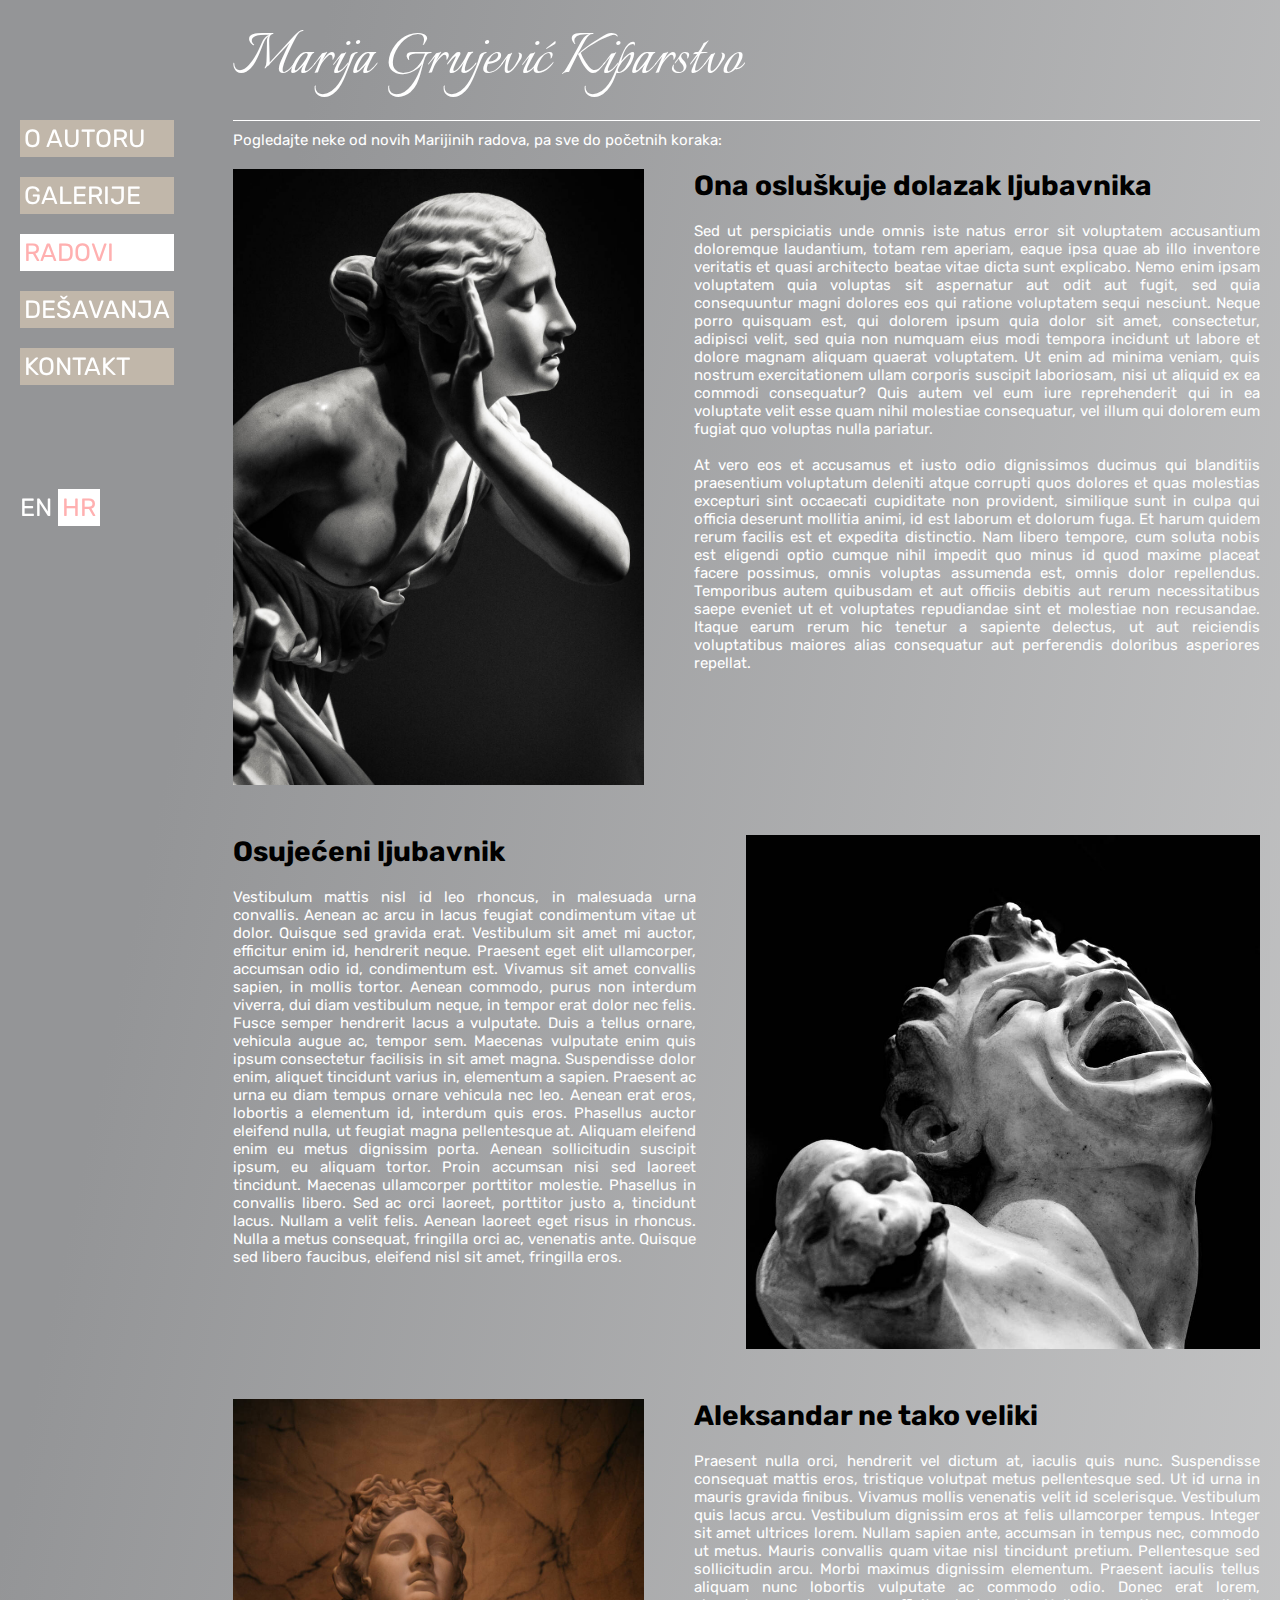
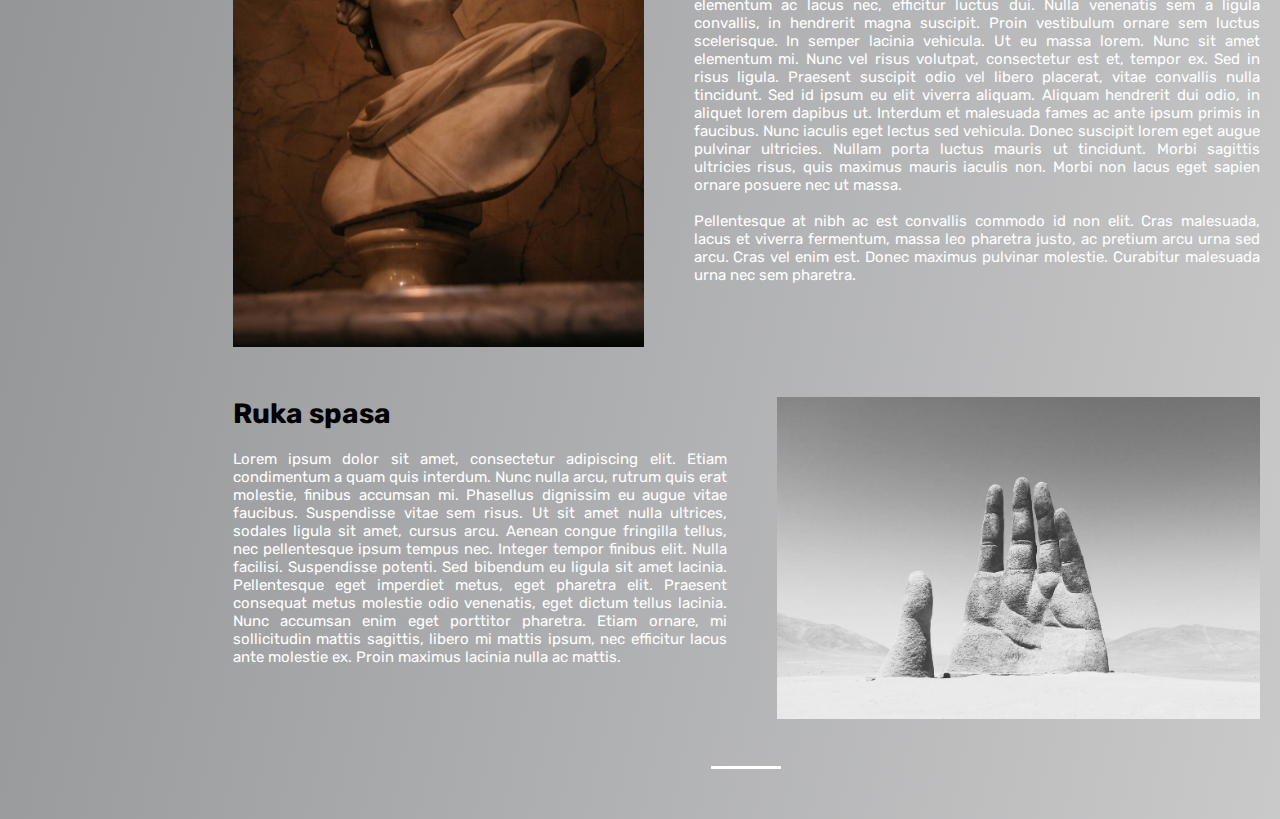
<file: radovi/index.html>
<!DOCTYPE html>

<html lang="en">
  <head>
    <meta charset="UTF-8" />
    <meta name="viewport" content="width=device-width, initial-scale=1.0" />
    <meta
      name="keywords"
      content="kiparstvo, klesarstvo, glina, kamen, kip, statua, skulptura, art, umjetnost"
    />
    <meta
      name="description"
      content="Marija Grujević jedna je od najpoznatijih hrvatskih kiparica, čija su djela obišla galerije diljem Europe, te redefinirala kiparstvo 21. stoljeća"
    />
    <link rel="stylesheet" href="../shared.css" />
    <link rel="stylesheet" href="works.css" />
    <link rel="shortcut icon" href="../images/favicon.ico" />
    <script src="../script.js" defer></script>
    <title>Galerije | Marija Grujević Kiparstvo</title>
  </head>

  <body class="body-other-pages">
    <div class="container">
      <div class="nav-lan-container">
        <h1 class="mara-name__logo">
          <a href="../index.html" class="mara-name__logo-link">MGK</a>
        </h1>
        <nav class="navbar">
          <ul class="navbar-list">
            <li class="navbar-list-item i-2">
              <a class="nav-links" href="../o-autoru/index.html">o autoru</a>
            </li>
            <li class="navbar-list-item i-3">
              <a class="nav-links" href="../galerije/index.html">galerije</a>
            </li>
            <li class="navbar-list-item i-1">
              <a class="nav-links l-1">radovi</a>
            </li>
            <li class="navbar-list-item i-4">
              <a class="nav-links" href="../desavanja/index.html">dešavanja</a>
            </li>
            <li class="navbar-list-item i-5">
              <a class="nav-links" href="../kontakt/index.html">kontakt</a>
            </li>
          </ul>
        </nav>
        <div class="lan-choice">
          <a class="en-j-all">EN</a>
          <a class="hr-j-all">HR</a>
        </div>
      </div>
      <div class="main-container radovi">
        <header class="mara-name">
          <h1 class="mara-name__logo-medium-devices">
            <a href="../index.html" class="mara-name__logo-link">MGK</a>
          </h1>
          <h1 class="mara-name__h1">
            <a href="../index.html" class="mara-name__link"
              >Marija Grujević Kiparstvo</a
            >
          </h1>
        </header>
        <div class="menu-btn">
          <div class="menu-btn__burger-top"></div>
          <div class="menu-btn__burger-bottom"></div>
          <div class="menu-btn__text">Menu</div>
        </div>
        <div class="nav-overlay-container">
          <nav class="nav-overlay-container__navbar">
            <ul class="nav-overlay-container__navbar-list">
              <li class="nav-overlay-container__navbar-list-item i-1">
                <a
                  class="nav-overlay-container__nav-links"
                  href="../o-autoru/index.html"
                  >o autoru</a
                >
              </li>
              <li class="nav-overlay-container__navbar-list-item i-2">
                <a
                  class="nav-overlay-container__nav-links"
                  href="../galerije/index.html"
                  >galerije</a
                >
              </li>
              <li class="nav-overlay-container__navbar-list-item i-3">
                <a class="nav-overlay-container__nav-links l-1" href="#"
                  >radovi</a
                >
              </li>
              <li class="nav-overlay-container__navbar-list-item i-4">
                <a
                  class="nav-overlay-container__nav-links"
                  href="../desavanja/index.html"
                  >dešavanja</a
                >
              </li>
              <li class="nav-overlay-container__navbar-list-item i-5">
                <a
                  class="nav-overlay-container__nav-links"
                  href="../kontakt/index.html"
                  >kontakt</a
                >
              </li>
            </ul>
            <div class="nav-overlay-container__lan-choice">
              <a class="nav-overlay-container__en-j-all">EN</a>
              <a class="nav-overlay-container__hr-j-all">HR</a>
            </div>
          </nav>
        </div>
        <div class="about">
          <p class="about-galleries-text">
            Pogledajte neke od novih Marijinih radova, pa sve do početnih
            koraka:
          </p>
          <div class="works-container">
            <div class="works-container__single-work-container">
              <h5 class="works-title hidden-title">
                Ona osluškuje dolazak ljubavnika
              </h5>

              <figure class="works-image-container con1">
                <img
                  src="../images/woman-statue-1.jpg"
                  alt="Ona osluškuje dolazak ljubavnika"
                  class="works-image"
                />
              </figure>
              <div class="works-description-container">
                <h5 class="works-title">Ona osluškuje dolazak ljubavnika</h5>
                <p class="works-description">
                  Sed ut perspiciatis unde omnis iste natus error sit voluptatem
                  accusantium doloremque laudantium, totam rem aperiam, eaque
                  ipsa quae ab illo inventore veritatis et quasi architecto
                  beatae vitae dicta sunt explicabo. Nemo enim ipsam voluptatem
                  quia voluptas sit aspernatur aut odit aut fugit, sed quia
                  consequuntur magni dolores eos qui ratione voluptatem sequi
                  nesciunt. Neque porro quisquam est, qui dolorem ipsum quia
                  dolor sit amet, consectetur, adipisci velit, sed quia non
                  numquam eius modi tempora incidunt ut labore et dolore magnam
                  aliquam quaerat voluptatem. Ut enim ad minima veniam, quis
                  nostrum exercitationem ullam corporis suscipit laboriosam,
                  nisi ut aliquid ex ea commodi consequatur? Quis autem vel eum
                  iure reprehenderit qui in ea voluptate velit esse quam nihil
                  molestiae consequatur, vel illum qui dolorem eum fugiat quo
                  voluptas nulla pariatur.<br /><br />
                  At vero eos et accusamus et iusto odio dignissimos ducimus qui
                  blanditiis praesentium voluptatum deleniti atque corrupti quos
                  dolores et quas molestias excepturi sint occaecati cupiditate
                  non provident, similique sunt in culpa qui officia deserunt
                  mollitia animi, id est laborum et dolorum fuga. Et harum
                  quidem rerum facilis est et expedita distinctio. Nam libero
                  tempore, cum soluta nobis est eligendi optio cumque nihil
                  impedit quo minus id quod maxime placeat facere possimus,
                  omnis voluptas assumenda est, omnis dolor repellendus.
                  Temporibus autem quibusdam et aut officiis debitis aut rerum
                  necessitatibus saepe eveniet ut et voluptates repudiandae sint
                  et molestiae non recusandae. Itaque earum rerum hic tenetur a
                  sapiente delectus, ut aut reiciendis voluptatibus maiores
                  alias consequatur aut perferendis doloribus asperiores
                  repellat.
                </p>
              </div>
            </div>

            <div class="works-container__single-work-container clearfix">
              <h5 class="works-title hidden-title">Osujećeni ljubavnik</h5>

              <figure class="works-image-container con2">
                <img
                  src="../images/osujeceni-ljubavnik.jpg"
                  alt="Osujećeni ljubavnik"
                  class="works-image"
                />
              </figure>
              <div class="works-description-container desc2">
                <h5 class="works-title">Osujećeni ljubavnik</h5>
                <p class="works-description">
                  Vestibulum mattis nisl id leo rhoncus, in malesuada urna
                  convallis. Aenean ac arcu in lacus feugiat condimentum vitae
                  ut dolor. Quisque sed gravida erat. Vestibulum sit amet mi
                  auctor, efficitur enim id, hendrerit neque. Praesent eget elit
                  ullamcorper, accumsan odio id, condimentum est. Vivamus sit
                  amet convallis sapien, in mollis tortor. Aenean commodo, purus
                  non interdum viverra, dui diam vestibulum neque, in tempor
                  erat dolor nec felis. Fusce semper hendrerit lacus a
                  vulputate. Duis a tellus ornare, vehicula augue ac, tempor
                  sem. Maecenas vulputate enim quis ipsum consectetur facilisis
                  in sit amet magna. Suspendisse dolor enim, aliquet tincidunt
                  varius in, elementum a sapien. Praesent ac urna eu diam tempus
                  ornare vehicula nec leo. Aenean erat eros, lobortis a
                  elementum id, interdum quis eros. Phasellus auctor eleifend
                  nulla, ut feugiat magna pellentesque at. Aliquam eleifend enim
                  eu metus dignissim porta. Aenean sollicitudin suscipit ipsum,
                  eu aliquam tortor. Proin accumsan nisi sed laoreet tincidunt.
                  Maecenas ullamcorper porttitor molestie. Phasellus in
                  convallis libero. Sed ac orci laoreet, porttitor justo a,
                  tincidunt lacus. Nullam a velit felis. Aenean laoreet eget
                  risus in rhoncus. Nulla a metus consequat, fringilla orci ac,
                  venenatis ante. Quisque sed libero faucibus, eleifend nisl sit
                  amet, fringilla eros.
                </p>
              </div>
            </div>

            <div class="works-container__single-work-container clearfix">
              <h5 class="works-title hidden-title">
                Aleksandar ne tako veliki
              </h5>
              <figure class="works-image-container con3">
                <img
                  src="../images/photo-of-statue-1.jpg"
                  alt="Aleksandar ne tako veliki"
                  class="works-image"
                />
              </figure>
              <div class="works-description-container desc3">
                <h5 class="works-title">Aleksandar ne tako veliki</h5>
                <p class="works-description">
                  Praesent nulla orci, hendrerit vel dictum at, iaculis quis
                  nunc. Suspendisse consequat mattis eros, tristique volutpat
                  metus pellentesque sed. Ut id urna in mauris gravida finibus.
                  Vivamus mollis venenatis velit id scelerisque. Vestibulum quis
                  lacus arcu. Vestibulum dignissim eros at felis ullamcorper
                  tempus. Integer sit amet ultrices lorem. Nullam sapien ante,
                  accumsan in tempus nec, commodo ut metus. Mauris convallis
                  quam vitae nisl tincidunt pretium. Pellentesque sed
                  sollicitudin arcu. Morbi maximus dignissim elementum. Praesent
                  iaculis tellus aliquam nunc lobortis vulputate ac commodo
                  odio. Donec erat lorem, elementum ac lacus nec, efficitur
                  luctus dui. Nulla venenatis sem a ligula convallis, in
                  hendrerit magna suscipit. Proin vestibulum ornare sem luctus
                  scelerisque. In semper lacinia vehicula. Ut eu massa lorem.
                  Nunc sit amet elementum mi. Nunc vel risus volutpat,
                  consectetur est et, tempor ex. Sed in risus ligula. Praesent
                  suscipit odio vel libero placerat, vitae convallis nulla
                  tincidunt. Sed id ipsum eu elit viverra aliquam. Aliquam
                  hendrerit dui odio, in aliquet lorem dapibus ut. Interdum et
                  malesuada fames ac ante ipsum primis in faucibus. Nunc iaculis
                  eget lectus sed vehicula. Donec suscipit lorem eget augue
                  pulvinar ultricies. Nullam porta luctus mauris ut tincidunt.
                  Morbi sagittis ultricies risus, quis maximus mauris iaculis
                  non. Morbi non lacus eget sapien ornare posuere nec ut massa.
                  <br /><br />
                  Pellentesque at nibh ac est convallis commodo id non elit.
                  Cras malesuada, lacus et viverra fermentum, massa leo pharetra
                  justo, ac pretium arcu urna sed arcu. Cras vel enim est. Donec
                  maximus pulvinar molestie. Curabitur malesuada urna nec sem
                  pharetra.
                </p>
              </div>
            </div>

            <div class="works-container__single-work-container clearfix">
              <h5 class="works-title hidden-title">Ruka spasa</h5>
              <figure class="works-image-container con4">
                <img
                  src="../images/ruka-spasa.jpg"
                  alt="Ruka spasa"
                  class="works-image"
                />
              </figure>
              <div class="works-description-container desc4">
                <h5 class="works-title">Ruka spasa</h5>
                <p class="works-description">
                  Lorem ipsum dolor sit amet, consectetur adipiscing elit. Etiam
                  condimentum a quam quis interdum. Nunc nulla arcu, rutrum quis
                  erat molestie, finibus accumsan mi. Phasellus dignissim eu
                  augue vitae faucibus. Suspendisse vitae sem risus. Ut sit amet
                  nulla ultrices, sodales ligula sit amet, cursus arcu. Aenean
                  congue fringilla tellus, nec pellentesque ipsum tempus nec.
                  Integer tempor finibus elit. Nulla facilisi. Suspendisse
                  potenti. Sed bibendum eu ligula sit amet lacinia. Pellentesque
                  eget imperdiet metus, eget pharetra elit. Praesent consequat
                  metus molestie odio venenatis, eget dictum tellus lacinia.
                  Nunc accumsan enim eget porttitor pharetra. Etiam ornare, mi
                  sollicitudin mattis sagittis, libero mi mattis ipsum, nec
                  efficitur lacus ante molestie ex. Proin maximus lacinia nulla
                  ac mattis.
                </p>
              </div>
            </div>

            <div class="cistac"></div>
          </div>
        </div>
      </div>
    </div>
  </body>
</html>
</file>
<file: shared.css>
@import url("https://fonts.googleapis.com/css2?family=Italianno&display=swap");
@import url("https://fonts.googleapis.com/css2?family=Rubik:wght@300;400;500;900&display=swap");

:root {
  --links-background: rgb(193, 183, 170);
  --pink-color: rgba(255, 176, 176);
}

*,
*::before,
*::after {
  margin: 0;
  padding: 0;
  box-sizing: inherit;
}

::selection {
  background-color: var(--pink-color);
  color: white;
}

html {
  box-sizing: border-box;
  font-size: 62.5%;
}

.body-other-pages {
  background: linear-gradient(101.97deg, #949597 18.36%, #e5e5e5 143.38%);
  font-family: "Rubik", sans-serif;
  color: white;
}

.container {
  max-width: 135rem;
  margin: auto;
  display: grid;
  grid-template-columns: 17% 1fr;
  min-height: 100vh;
}

.nav-lan-container {
  position: fixed;
  height: 100vh;
  display: grid;
  grid-template-rows: 12rem max-content max-content;
  font-size: 2.5rem;
  text-transform: uppercase;
  padding-left: 2rem;
}

.main-container {
  grid-column: 2 / 3;
  padding-left: 1.5rem;
  padding-right: 2rem;
  padding-bottom: 10rem;
}

.main-container.desavanja,
.main-container.radovi {
  padding-bottom: 5rem;
}

.navbar {
  grid-row: 2 / 3;
  margin-bottom: 70%;
}

.navbar-list {
  list-style: none;
  display: grid;
  gap: 2rem;
}

.lan-choice {
  grid-row: 3 / 4;
}

.navbar-list-item {
  background: var(--links-background);
  padding: 4px;
  transition: all 0.2s;
}

.navbar-list-item.i-1 {
  color: var(--pink-color);
  background: white;
}

.nav-links {
  text-decoration: none;
  color: inherit;
  display: block;
}

.navbar-list-item.i-2:hover,
.navbar-list-item.i-3:hover,
.navbar-list-item.i-4:hover,
.navbar-list-item.i-5:hover {
  background: white;
  color: var(--pink-color);
  transform: translateX(-4px);
  cursor: pointer;
}

.nav-links.l-1 {
  color: var(--pink-color);
}

.hr-j-all {
  background: white;
  padding: 4px;
  color: var(--pink-color);
}

.mara-name {
  height: 12rem;
  display: flex;
  align-items: center;
}

.mara-name__link,
.mara-name__logo-link {
  text-decoration: none;
  color: inherit;
  font-family: "Italianno", cursive;
  font-size: 7rem;
  font-weight: normal;
}

.mara-name__link {
  display: block;
  transition: all 0.2s;
}

.mara-name__link.hide-name {
  font-size: 5rem;
  opacity: 0;
}

.mara-name__logo {
  visibility: hidden;
  opacity: 0;

  align-self: center;
  justify-self: start;
  border: 4px solid white;
  border-radius: 50%;
  height: 8rem;
  width: 8rem;
  display: flex;
  align-items: center;
  padding-left: 1rem;
  transform: translateX(150px);
  transition: all 0.2s;
}

.mara-name__logo.show-logo {
  visibility: visible;
  opacity: 1;
  transform: translateX(0px);
}

.mara-name__logo-link {
  font-size: 2.5rem;
  font-weight: bold;
}

.mara-name__logo-medium-devices {
  display: none;
  position: fixed;
  top: 2rem;
  left: 2rem;
  visibility: hidden;
  opacity: 0;
  align-self: center;
  justify-self: start;
  border: 4px solid white;
  border-radius: 50%;
  z-index: 2000;
  height: 8rem;
  width: 8rem;
  align-items: center;
  padding-left: 1rem;
  transition: all 0.2s;
}

.mara-name__logo-medium-devices.show-md-logo {
  background: black;
  box-shadow: 0 0 8px black;
  visibility: visible;
  opacity: 1;
}

.about {
  padding-top: 1rem;
  border-top: 1px solid white;
}

.about__text,
.about-galleries-text {
  font-size: 1.5rem;
  text-align: justify;
  position: relative;
}

.about__text::after,
.galleries-container::after,
.works-container::after,
.happenings-container::after {
  display: inline-block;
  content: " ";
  position: absolute;
  height: 3px;
  width: 7rem;
  background-color: white;
  bottom: -5rem;
  left: calc(50% - 3.5rem);
}

.mare-image-container {
  float: right;
  height: 40rem;
  margin-left: 3rem;
  margin-bottom: 1rem;
  padding: 3rem;
  border-left: 1px solid white;
  border-bottom: 1px solid white;
}

.mare-image {
  width: auto;
  height: 100%;
}

.mare-image-figcaption {
  text-align: end;
  font-style: italic;
}

.en-j-all {
  color: white;
  transition: color 0.2s;
  cursor: pointer;
}

.en-j-all:hover {
  color: var(--pink-color);
}

/* Menu botun i šta se dešava kad ga stisnem */

/* U početku je display none */
.menu-btn {
  display: none;
}

.nav-overlay-container {
  display: none;
}

/* Na klik menua */

.main-container.open {
  padding-bottom: 0;
}

/* da ima malo mista doli na landscape mobitel prikazu */
.main-container.open .nav-overlay-container__lan-choice {
  padding-bottom: 1rem;
}

.about.open {
  display: none;
}

.nav-overlay-container.open {
  display: flex;
  align-items: flex-start;
  justify-content: center;
  min-height: calc(100vh - 12rem);
  padding-top: 3rem;
  width: 100%;
  border-top: 1px solid rgba(255, 255, 255, 1);
  transition: all 0.2s;
}

/* Za maknit border na landscape mobile kad se može skrolat nav-overlay */
.menu-btn.open.black-btn .nav-overlay-container.open {
  border-top: 1px solid rgba(255, 255, 255, 0);
}

/* I sve ostalo kad je otvoren izbornik */
.nav-overlay-container__navbar {
  display: flex;
  flex-direction: column;
  text-transform: uppercase;
  color: white;
  font-size: 3.4rem;
  align-items: center;
}

.nav-overlay-container__navbar-list {
  display: flex;
  flex-direction: column;
  align-items: center;
  margin-bottom: 5rem;
}

.nav-overlay-container__navbar-list-item {
  list-style: none;
  margin-bottom: 2.5rem;
  padding: 4px;
}

.nav-overlay-container__nav-links {
  text-decoration: none;
  color: inherit;
  padding: 4px;
  transition: all 0.2s;
}

.nav-overlay-container__nav-links:hover {
  color: var(--pink-color);
  background: white;
}

.nav-overlay-container__nav-links.l-1 {
  color: var(--pink-color);
  background: white;
}

.nav-overlay-container__hr-j-all {
  background: white;
  padding: 4px;
  color: var(--pink-color);
}

.nav-overlay-container__en-j-all {
  color: white;
  transition: color 0.2s;
}

.nav-overlay-container__en-j-all:hover {
  color: var(--pink-color);
  cursor: pointer;
}

/* Kraj otvorenog nava */

/* Media Query */

/* 1200px */
@media only screen and (max-width: 75em) {
  .container {
    display: flex;
    flex-direction: column;
  }

  .main-container {
    padding-left: 2rem;
  }

  .nav-lan-container {
    display: none;
  }

  .menu-btn {
    position: fixed;
    top: 3rem;
    right: 2rem;
    display: flex;
    flex-direction: column;
    height: 6.5rem;
    padding: 1.5rem;
    padding-top: 1rem;
    padding-bottom: 1rem;
    border-radius: 2px;
    justify-content: space-between;
    align-items: flex-end;
    cursor: pointer;
    z-index: 2000;
  }

  .menu-btn.black-btn {
    height: 6.5rem;
    background: black;
    box-shadow: 0 0 8px white;
  }

  .menu-btn__burger-top {
    width: 5.7rem;
    height: 6.5px;
    background: white;
    border-radius: 100px;
    transition: all 0.2s;
  }

  .menu-btn.open .menu-btn__burger-top {
    transform: rotateZ(45deg) translate(10px, 10px);
  }

  .menu-btn__burger-bottom {
    width: 4rem;
    height: 6.5px;
    background: white;
    border-radius: 100px;
    transition: all 0.2s;
  }

  .menu-btn.open .menu-btn__burger-bottom {
    width: 5.7rem;
    transform: rotateZ(-45deg);
  }

  .menu-btn__text {
    text-transform: uppercase;
    font-weight: 500;
    color: white;
    font-size: 1.4rem;
    transition: all 0.2s;
  }

  .menu-btn.open .menu-btn__text {
    opacity: 0;
  }

  /* .menu-btn:active .menu-btn__text {
    color: black;
  } */

  .mara-name__logo-medium-devices {
    display: flex;
  }
}

/* 1000px */
@media only screen and (max-width: 63em) {
  .mara-name__h1 {
    display: none;
  }

  .mara-name__logo-medium-devices {
    visibility: visible;
    opacity: 1;
  }
}

/* 800px */
@media only screen and (max-width: 50em) {
  .mare-image-container {
    height: 35rem;
    margin-left: 2rem;
    padding: 2rem;
    padding-right: 0;
  }
}

/* 570px */
@media only screen and (max-width: 36em) {
  .main-container {
    padding-left: 1rem;
    padding-right: 1rem;
  }

  .menu-btn {
    right: 1rem;
  }

  .mara-name__logo-medium-devices {
    left: 1rem;
  }

  .mare-image-container {
    float: none;
    margin-left: 0;
    padding: 0;
    border: none;
    width: 100%;
    height: auto;
  }

  .mare-image {
    width: 100%;
  }
}
</file>
<file: desavanja/happenings.css>
.happenings-container {
  position: relative;
  padding-top: 2rem;
}

.happenings-image-container.con1 {
  width: 40%;
  float: left;
  margin-right: 5rem;
}

.happenings-image-container.con2 {
  clear: both;
  float: right;
  width: 50%;
  margin-left: 5rem;
}

.happenings-image-container.con3 {
  width: 42%;
  float: left;
  clear: right;
  margin-right: 5rem;
}

.happenings-image {
  width: 100%;
  display: block;
}

.happenings-description-container.desc2 {
  clear: left;
}

.happenings-description-container.desc3 {
  clear: right;
}

.happenings-title {
  font-size: 2.8rem;
  color: black;
  font-weight: bold;
}

.happenings-title.hidden-title {
  display: none;
}

.happenings-description {
  font-size: 1.5rem;
  text-align: justify;
  padding-top: 2rem;
}

.happenings-container__single-happenings-container {
  margin-bottom: 5rem;
  overflow: hidden;
}

.cistac {
  clear: both;
}

/* MEDIA QUERY */

/* 1000px */
@media only screen and (max-width: 63em) {
  .happenings-image-container.con1 {
    margin-right: 2rem;
  }

  .happenings-image-container.con2 {
    margin-left: 2rem;
  }

  .happenings-image-container.con3 {
    margin-right: 2rem;
  }
}

/* 900px */
@media only screen and (max-width: 56em) {
  .happenings-image-container.con1,
  .happenings-image-container.con2,
  .happenings-image-container.con3 {
    float: none;
    width: 100%;
    margin-left: 0;
    margin-right: 0;
    margin-bottom: 1rem;
  }

  .happenings-title {
    display: none;
  }

  .happenings-title.hidden-title {
    display: block;
    font-size: 2.8rem;
    color: black;
    font-weight: bold;
    margin-bottom: 2rem;
  }

  .happenings-description {
    padding-top: 0rem;
  }
}

/* 500px */
@media only screen and (max-width: 32em) {
  .happenings-title.hidden-title {
    margin-bottom: 1rem;
  }
}
</file>
<file: galerije/gallery.css>
/* GALERIJE */

.galleries-container {
  display: grid;
  grid-template-columns: repeat(2, 1fr);
  grid-auto-rows: 30vw;
  gap: 5rem;
  grid-row-gap: 7rem;
  padding-top: 2rem;
  position: relative;
}

.gallery-link {
  display: grid;
  grid-template-rows: 8fr max-content max-content;
  grid-template-columns: 1fr 1fr;
  grid-row-gap: 1rem;
  text-decoration: none;
  color: inherit;
  position: relative;
}

.figure-cont {
  grid-row: 1 / 2;
  grid-column: 1 / 3;
  overflow: hidden;
  position: relative;
}

.gallery-img {
  width: 100%;
  height: 100%;
  object-fit: cover;
  display: block;
}

.gallery-place {
  font-size: 2.3rem;
  grid-row: 2 / 3;
  grid-column: 1 / 3;
}

.gallery-title {
  font-size: 2.8rem;
  color: black;
  font-weight: bold;
  grid-row: 3 / 4;
  grid-column: 1 / 3;
}

/* Hover na galerije */

.gallery-link::after {
  display: inline-block;
  content: "Ovo je text na hover efektu koji bi trebao ukratko opisati galeriju na kojoj se nalazi kursor. Trebalo bi biti teksta za preko cijele slike ili barem pola";
  position: absolute;
  height: 100%;
  width: 100%;
  top: 0;
  left: 0;
  font-size: 3rem;
  color: white;
  z-index: 3;
  padding: 2rem;
  opacity: 0;
  transition: all 0.2s;
}

.gallery-link:hover::after {
  opacity: 1;
}

.figure-cont::after {
  display: inline-block;
  content: " ";
  background: rgba(0, 0, 0, 0);
  position: absolute;
  height: 100%;
  width: 100%;
  top: 0;
  left: 0;
  z-index: 3;
  transition: all 0.2s;
}

.gallery-link:hover .figure-cont::after {
  background: rgba(0, 0, 0, 0.8);
}

.gallery-link:hover .gallery-img {
  filter: blur(3px);
}

/* MEDIA QUERY */

/* 1200px */
@media only screen and (max-width: 75em) {
  .galleries-container {
    grid-auto-rows: 35vw;
  }
}

/* 790px */
@media only screen and (max-width: 50em) {
  .galleries-container {
    grid-template-columns: 1fr;
    grid-auto-rows: 65vw;
  }
}

/* 600px */
@media only screen and (max-width: 38em) {
  .gallery-place {
    font-size: 2rem;
  }

  .gallery-title {
    font-size: 2.5rem;
  }
}

/* 500px */
@media only screen and (max-width: 32em) {
  .galleries-container {
    grid-auto-rows: 75vw;
    gap: 4rem;
  }
}

/* 430px */
@media only screen and (max-width: 27em) {
  .gallery-link {
    grid-row-gap: 0.4rem;
  }
}
</file>
<file: kontakt/contact.css>
.contact-container {
  display: flex;
}

.main-container.cnt-con {
  padding-bottom: 0;
}

.about.ctn {
  padding-bottom: 2rem;
}

.form-container {
  flex-basis: 45%;
  display: grid;
  grid-template-rows: repeat(3, max-content) 4rem;
  padding-top: 2rem;
  grid-row-gap: 2rem;
  margin-right: 16rem;
}

.input-group {
  display: grid;
  grid-template-rows: max-content 4rem;
  grid-row-gap: 1rem;
  font-size: 1.5rem;
  font-weight: 300;
}

.input-group.textarea {
  grid-template-rows: max-content 20rem;
}

.input-group.textarea > textarea,
input {
  resize: none;
  outline: none;
  font-family: "Rubik", sans-serif;
  padding: 0.5rem;
  background-color: #e5e5e5;
  border: none;
  border-radius: 1px;
}

.submit-btn {
  background-color: var(--pink-color);
  outline: none;
  border: none;
  border-radius: 1px;
  color: white;
  text-transform: uppercase;
  font-weight: 500;
  width: 25%;
  font-size: 1.6rem;
  font-family: "Rubik", sans-serif;
  cursor: pointer;
  transition: all 0.2s;
}

.submit-btn:hover {
  background-color: white;
  color: var(--pink-color);
}

.contact-details-container {
  padding-top: 5rem;
}

.phone-info,
.email-info {
  display: flex;
  align-items: center;
  margin-bottom: 4.2rem;
}

.phone-icon,
.email-icon {
  margin-right: 5rem;
}

.phone-number,
.email-text {
  font-size: 1.5rem;
  font-weight: 300;
}

.social-icons {
  display: flex;
}

.social-icon {
  margin-right: 2rem;
  cursor: pointer;
  color: black;
  transition: color 0.2s;
}

.mare-face {
  color: black;
  transition: color 0.2s;
}

.mare-face:hover {
  color: var(--pink-color);
}

.social-icon:hover {
  color: var(--pink-color);
}

/* OVO JE DA MI NA E-MAIL AUTOFILU NE MINJA BOJU POZADINA */
input:-webkit-autofill,
input:-webkit-autofill:hover, 
input:-webkit-autofill:focus,
/*
textarea:-webkit-autofill,
textarea:-webkit-autofill:hover,
textarea:-webkit-autofill:focus,
*/
select:-webkit-autofill,
select:-webkit-autofill:hover,
select:-webkit-autofill:focus {
  transition: background-color 5000s ease-in-out 0s;
}

/* MEDIA QUERY */

/* 1070px */
@media only screen and (max-width: 67em) {
  .form-container {
    flex-basis: 52%;
    margin-right: 10rem;
  }
}

/* 850px */
@media only screen and (max-width: 54em) {
  .form-container {
    flex-basis: 59%;
    margin-right: 5rem;
  }
}

/* 750px */
@media only screen and (max-width: 47em) {
  .contact-container {
    display: flex;
    flex-direction: column-reverse;
  }

  .form-container {
    margin-right: 0;
  }

  .contact-details-container {
    display: flex;
    justify-content: space-between;
    padding-top: 2rem;
  }

  .phone-info,
  .email-info {
    margin-bottom: 0;
  }

  .phone-icon,
  .email-icon {
    margin-right: 0.5rem;
  }
}

/* 650px */
@media only screen and (max-width: 41em) {
  .contact-details-container {
    flex-direction: column;
  }

  .contact-details-container > div:not(:last-child) {
    margin-bottom: 2rem;
  }
}

/* 500px */
@media only screen and (max-width: 32em) {
  .submit-btn {
    width: 100%;
  }
}
</file>
<file: radovi/works.css>
/* Radovi */

.works-container {
  position: relative;
  padding-top: 2rem;
}

.works-image-container.con1 {
  width: 40%;
  float: left;
  margin-right: 5rem;
}

.works-image-container.con2 {
  clear: both;
  float: right;
  width: 50%;
  margin-left: 5rem;
}

.works-image-container.con3 {
  width: 40%;
  float: left;
  clear: right;
  margin-right: 5rem;
}

.works-image-container.con4 {
  clear: both;
  float: right;
  margin-left: 5rem;
  width: 47%;
}

.works-image {
  width: 100%;
  display: block;
}

.works-description-container.desc2 {
  clear: left;
}

.works-description-container.desc3 {
  clear: right;
}

.works-description-container.desc4 {
  clear: left;
}

.works-container__single-work-container {
  margin-bottom: 5rem;
  overflow: hidden;
}

.works-title {
  font-size: 2.8rem;
  color: black;
  font-weight: bold;
}

.works-title.hidden-title {
  display: none;
}

.works-description {
  font-size: 1.5rem;
  text-align: justify;
  padding-top: 2rem;
}

.cistac {
  clear: both;
}

/* MEDIA QUERY */

/* 1000px */
@media only screen and (max-width: 63em) {
  .works-image-container.con1 {
    margin-right: 2rem;
  }

  .works-image-container.con2 {
    margin-left: 2rem;
  }

  .works-image-container.con3 {
    margin-right: 2rem;
  }

  .works-image-container.con4 {
    margin-left: 2rem;
  }
}

/* 900px */
@media only screen and (max-width: 56em) {
  .works-image-container.con1,
  .works-image-container.con2,
  .works-image-container.con3,
  .works-image-container.con4 {
    float: none;
    width: 100%;
    margin-left: 0;
    margin-right: 0;
    margin-bottom: 1rem;
  }

  .works-title {
    display: none;
  }

  .works-title.hidden-title {
    display: block;
    font-size: 2.8rem;
    color: black;
    font-weight: bold;
    margin-bottom: 2rem;
  }

  .works-description {
    padding-top: 0rem;
  }
}

/* 500px */
@media only screen and (max-width: 32em) {
  .works-title.hidden-title {
    margin-bottom: 1rem;
  }
}
</file>
